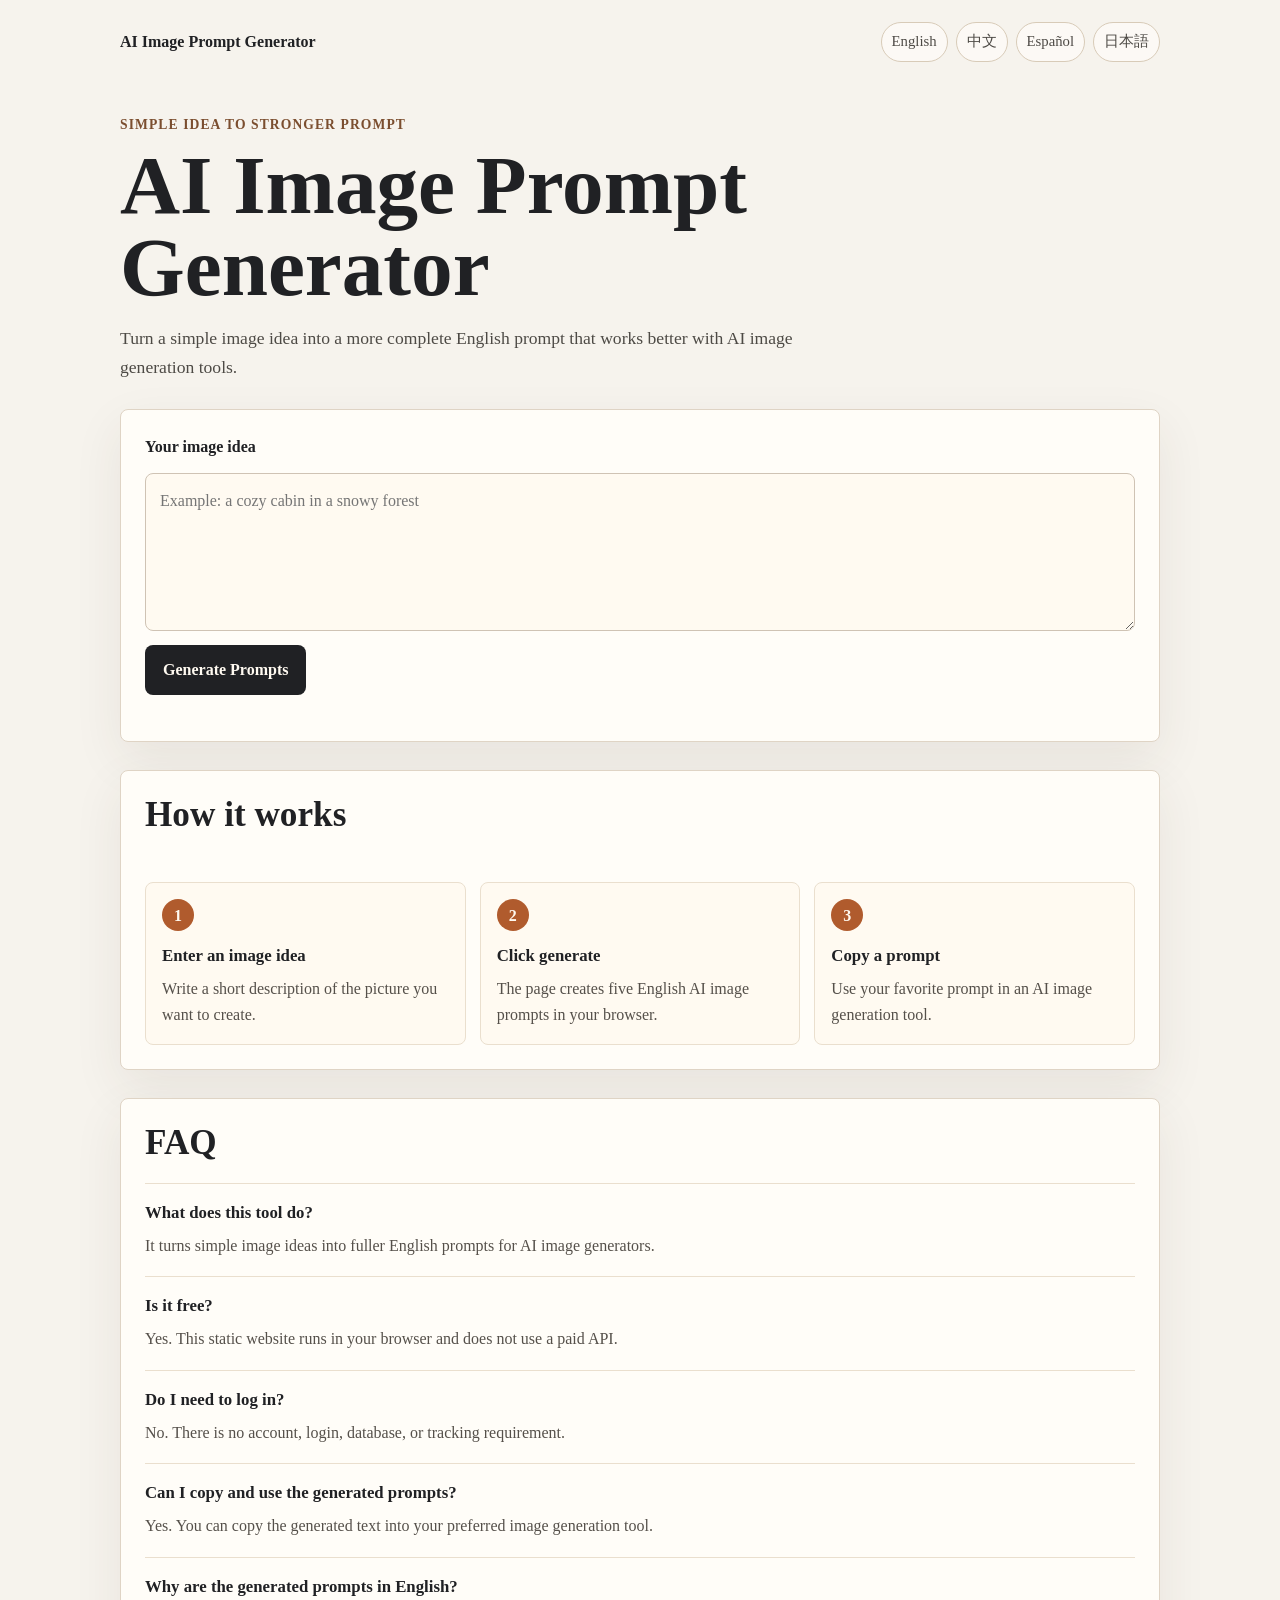
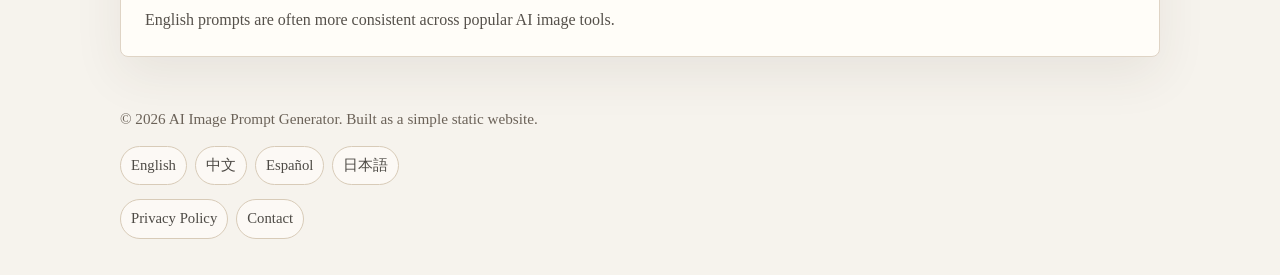
<file: index.html>
<!DOCTYPE html>
<html lang="en">
<head>
  <meta charset="UTF-8">
  <meta name="viewport" content="width=device-width, initial-scale=1.0">
  <title>AI Image Prompt Generator</title>
  <meta name="description" content="AI Image Prompt Generator turns simple image ideas into complete English prompts for AI image generation tools.">
  <link rel="canonical" href="https://ai-image-prompt-generator.zivgzhan.workers.dev/">
  <link rel="alternate" hreflang="en" href="https://ai-image-prompt-generator.zivgzhan.workers.dev/en/">
  <link rel="alternate" hreflang="zh-CN" href="https://ai-image-prompt-generator.zivgzhan.workers.dev/zh/">
  <link rel="alternate" hreflang="es" href="https://ai-image-prompt-generator.zivgzhan.workers.dev/es/">
  <link rel="alternate" hreflang="ja" href="https://ai-image-prompt-generator.zivgzhan.workers.dev/ja/">
  <link rel="alternate" hreflang="x-default" href="https://ai-image-prompt-generator.zivgzhan.workers.dev/">
  <meta property="og:title" content="AI Image Prompt Generator">
  <meta property="og:description" content="Turn simple image ideas into complete English prompts for AI image generation tools.">
  <meta property="og:type" content="website">
  <meta property="og:url" content="https://ai-image-prompt-generator.zivgzhan.workers.dev/">
  <link rel="stylesheet" href="style.css">
  <script type="text/javascript">
    (function(c,l,a,r,i,t,y){
      c[a]=c[a]||function(){(c[a].q=c[a].q||[]).push(arguments)};
      t=l.createElement(r);t.async=1;t.src="https://www.clarity.ms/tag/"+i;
      y=l.getElementsByTagName(r)[0];y.parentNode.insertBefore(t,y);
    })(window, document, "clarity", "script", "ww41xob78q");
  </script>
</head>
<body>
  <div id="language-suggestion" class="language-suggestion" hidden></div>

  <header class="site-header">
    <a class="brand" href="/">AI Image Prompt Generator</a>
    <nav class="language-nav" aria-label="Language switcher">
      <a data-lang-link data-lang="en" href="/en/">English</a>
      <a data-lang-link data-lang="zh" href="/zh/">中文</a>
      <a data-lang-link data-lang="es" href="/es/">Español</a>
      <a data-lang-link data-lang="ja" href="/ja/">日本語</a>
    </nav>
  </header>

  <main class="page">
    <section class="hero" aria-labelledby="page-title">
      <p class="eyebrow">Simple idea to stronger prompt</p>
      <h1 id="page-title">AI Image Prompt Generator</h1>
      <p class="intro">
        Turn a simple image idea into a more complete English prompt that works better
        with AI image generation tools.
      </p>
    </section>

    <section class="generator" aria-label="Prompt generator">
      <label for="idea-input">Your image idea</label>
      <textarea id="idea-input" rows="5" placeholder="Example: a cozy cabin in a snowy forest"></textarea>
      <button id="generate-button" type="button">Generate Prompts</button>
      <!-- Generated prompts and validation messages appear here. -->
      <div id="results" class="results" aria-live="polite"></div>
    </section>

    <section class="how-it-works" aria-labelledby="how-title">
      <h2 id="how-title">How it works</h2>
      <div class="steps">
        <article>
          <span>1</span>
          <h3>Enter an image idea</h3>
          <p>Write a short description of the picture you want to create.</p>
        </article>
        <article>
          <span>2</span>
          <h3>Click generate</h3>
          <p>The page creates five English AI image prompts in your browser.</p>
        </article>
        <article>
          <span>3</span>
          <h3>Copy a prompt</h3>
          <p>Use your favorite prompt in an AI image generation tool.</p>
        </article>
      </div>
    </section>

    <section class="faq" aria-labelledby="faq-title">
      <h2 id="faq-title">FAQ</h2>
      <div class="faq-item">
        <h3>What does this tool do?</h3>
        <p>It turns simple image ideas into fuller English prompts for AI image generators.</p>
      </div>
      <div class="faq-item">
        <h3>Is it free?</h3>
        <p>Yes. This static website runs in your browser and does not use a paid API.</p>
      </div>
      <div class="faq-item">
        <h3>Do I need to log in?</h3>
        <p>No. There is no account, login, database, or tracking requirement.</p>
      </div>
      <div class="faq-item">
        <h3>Can I copy and use the generated prompts?</h3>
        <p>Yes. You can copy the generated text into your preferred image generation tool.</p>
      </div>
      <div class="faq-item">
        <h3>Why are the generated prompts in English?</h3>
        <p>English prompts are often more consistent across popular AI image tools.</p>
      </div>
    </section>
  </main>

  <footer class="footer">
    <p>&copy; 2026 AI Image Prompt Generator. Built as a simple static website.</p>
    <nav class="language-nav" aria-label="Footer language switcher">
      <a data-lang-link data-lang="en" href="/en/">English</a>
      <a data-lang-link data-lang="zh" href="/zh/">中文</a>
      <a data-lang-link data-lang="es" href="/es/">Español</a>
      <a data-lang-link data-lang="ja" href="/ja/">日本語</a>
    </nav>
    <nav class="footer-links" aria-label="Footer links">
      <a href="/privacy/">Privacy Policy</a>
      <a href="/contact/">Contact</a>
    </nav>
  </footer>

  <script src="script.js"></script>
</body>
</html>
</file>
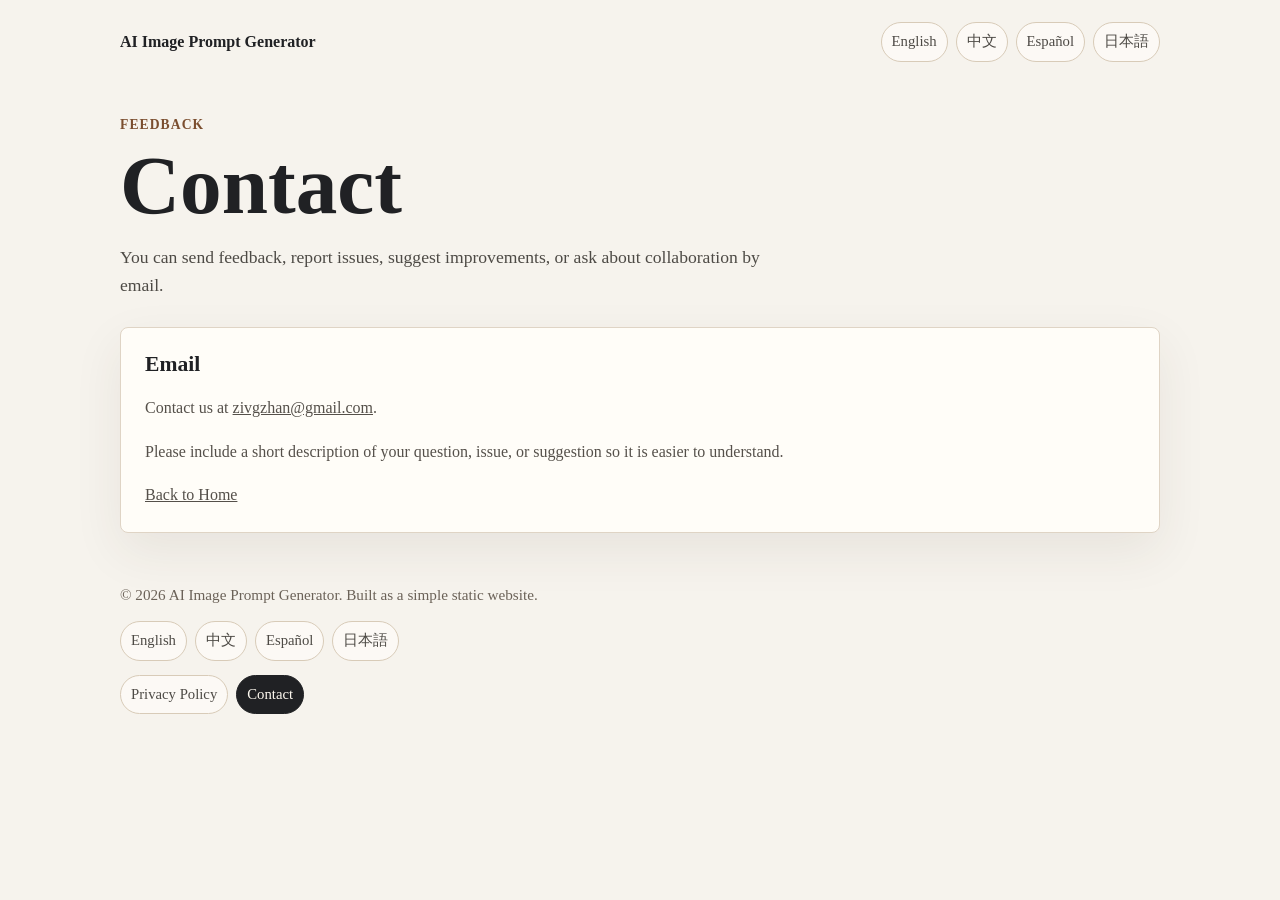
<file: contact/index.html>
<!DOCTYPE html>
<html lang="en">
<head>
  <meta charset="UTF-8">
  <meta name="viewport" content="width=device-width, initial-scale=1.0">
  <title>Contact</title>
  <meta name="description" content="Contact AI Image Prompt Generator for feedback, suggestions, or collaboration.">
  <link rel="canonical" href="https://ai-image-prompt-generator.zivgzhan.workers.dev/contact/">
  <link rel="stylesheet" href="../style.css">
  <script type="text/javascript">
    (function(c,l,a,r,i,t,y){
      c[a]=c[a]||function(){(c[a].q=c[a].q||[]).push(arguments)};
      t=l.createElement(r);t.async=1;t.src="https://www.clarity.ms/tag/"+i;
      y=l.getElementsByTagName(r)[0];y.parentNode.insertBefore(t,y);
    })(window, document, "clarity", "script", "ww41xob78q");
  </script>
</head>
<body>
  <header class="site-header">
    <a class="brand" href="/">AI Image Prompt Generator</a>
    <nav class="language-nav" aria-label="Language switcher">
      <a data-lang-link data-lang="en" href="/en/">English</a>
      <a data-lang-link data-lang="zh" href="/zh/">中文</a>
      <a data-lang-link data-lang="es" href="/es/">Español</a>
      <a data-lang-link data-lang="ja" href="/ja/">日本語</a>
    </nav>
  </header>

  <main class="page">
    <section class="hero" aria-labelledby="page-title">
      <p class="eyebrow">Feedback</p>
      <h1 id="page-title">Contact</h1>
      <p class="intro">
        You can send feedback, report issues, suggest improvements, or ask about collaboration by email.
      </p>
    </section>

    <section class="privacy-content" aria-label="Contact details">
      <h2>Email</h2>
      <p>
        Contact us at <a href="mailto:zivgzhan@gmail.com">zivgzhan@gmail.com</a>.
      </p>
      <p>
        Please include a short description of your question, issue, or suggestion so it is easier to understand.
      </p>
      <p>
        <a href="/">Back to Home</a>
      </p>
    </section>
  </main>

  <footer class="footer">
    <p>&copy; 2026 AI Image Prompt Generator. Built as a simple static website.</p>
    <nav class="language-nav" aria-label="Footer language switcher">
      <a data-lang-link data-lang="en" href="/en/">English</a>
      <a data-lang-link data-lang="zh" href="/zh/">中文</a>
      <a data-lang-link data-lang="es" href="/es/">Español</a>
      <a data-lang-link data-lang="ja" href="/ja/">日本語</a>
    </nav>
    <nav class="footer-links" aria-label="Footer links">
      <a href="/privacy/">Privacy Policy</a>
      <a href="/contact/" aria-current="page">Contact</a>
    </nav>
  </footer>
</body>
</html>
</file>
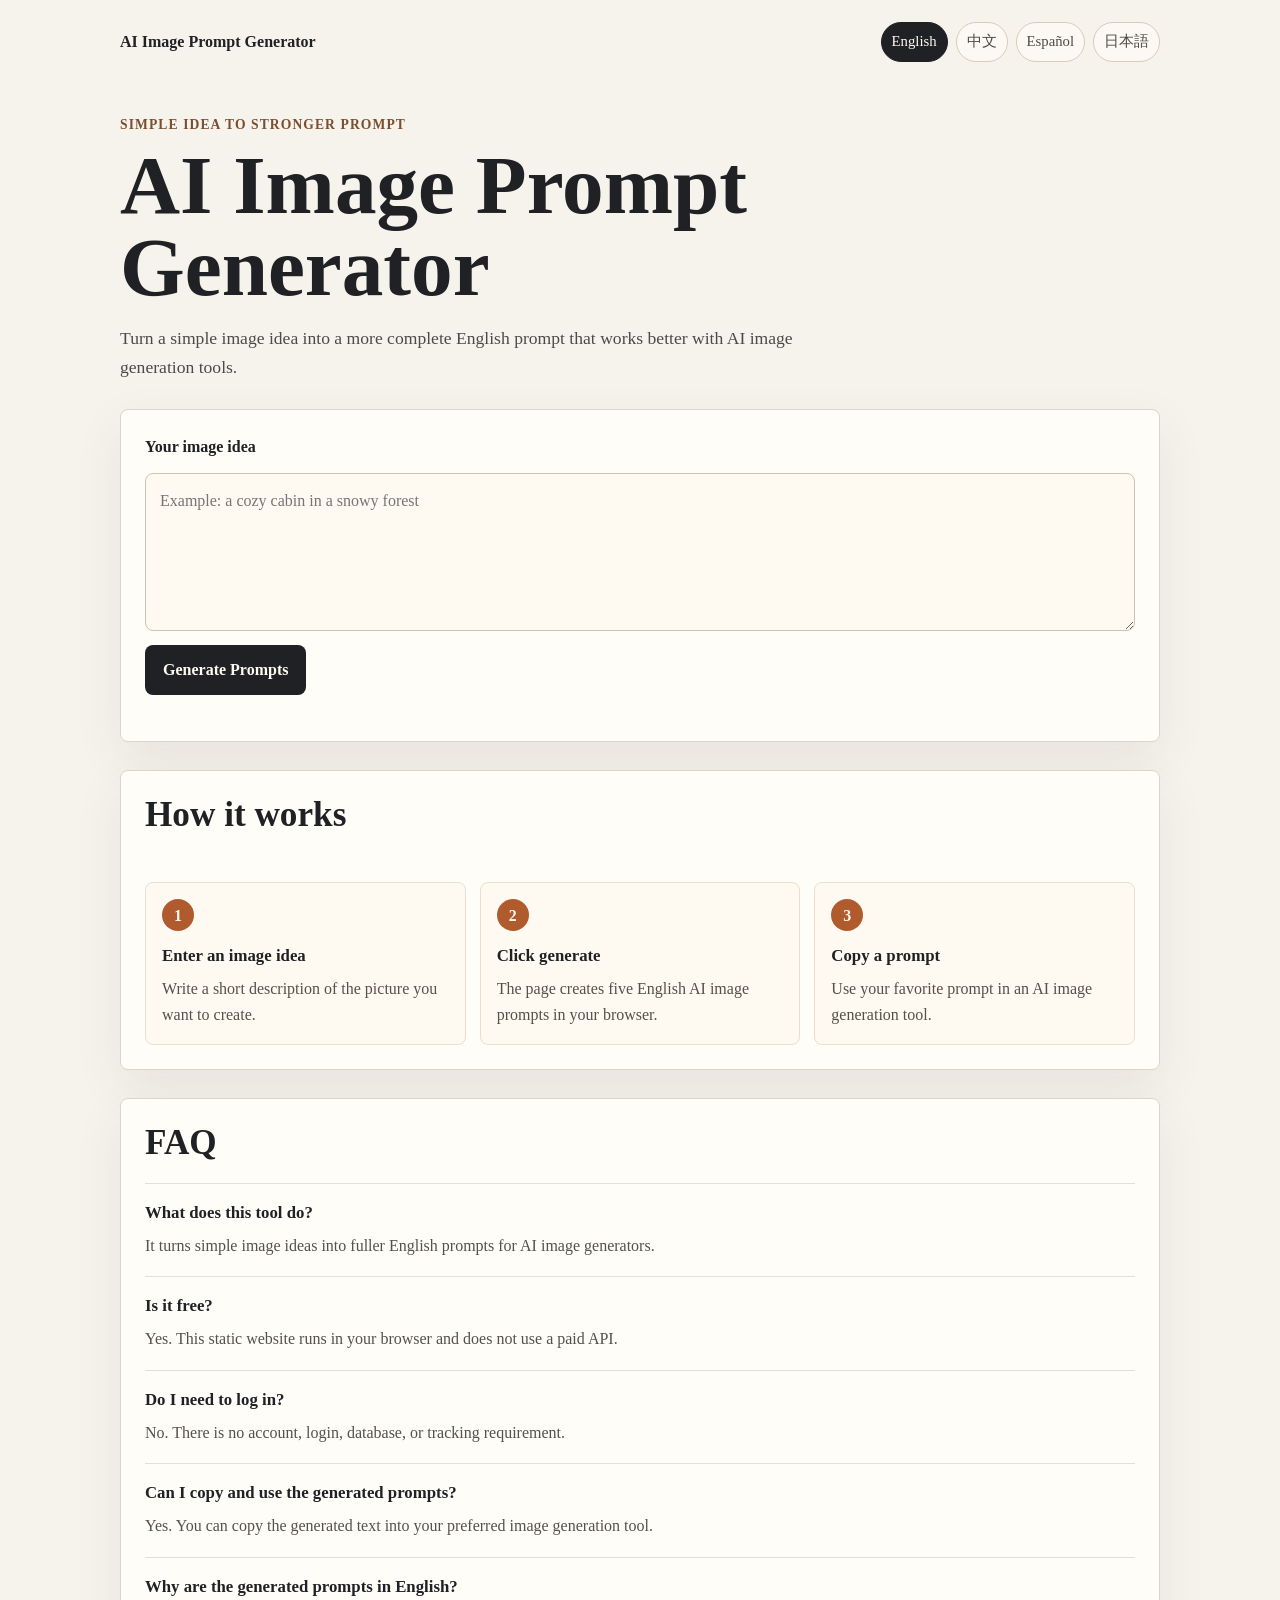
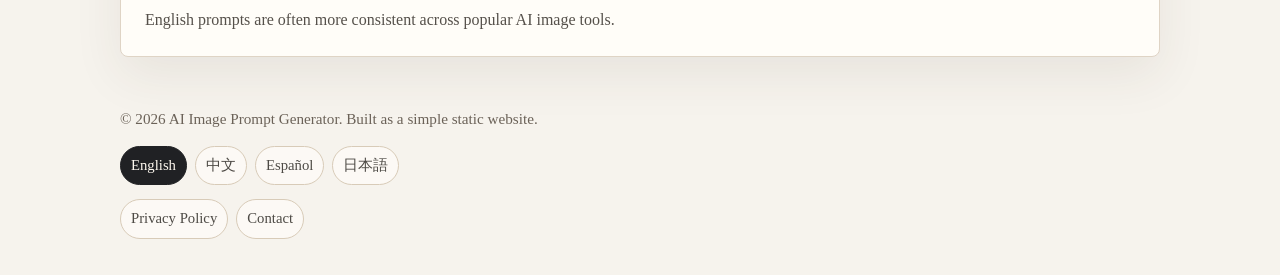
<file: en/index.html>
<!DOCTYPE html>
<html lang="en">
<head>
  <meta charset="UTF-8">
  <meta name="viewport" content="width=device-width, initial-scale=1.0">
  <title>AI Image Prompt Generator</title>
  <meta name="description" content="AI Image Prompt Generator turns simple image ideas into complete English prompts for AI image generation tools.">
  <link rel="canonical" href="https://ai-image-prompt-generator.zivgzhan.workers.dev/en/">
  <link rel="alternate" hreflang="en" href="https://ai-image-prompt-generator.zivgzhan.workers.dev/en/">
  <link rel="alternate" hreflang="zh-CN" href="https://ai-image-prompt-generator.zivgzhan.workers.dev/zh/">
  <link rel="alternate" hreflang="es" href="https://ai-image-prompt-generator.zivgzhan.workers.dev/es/">
  <link rel="alternate" hreflang="ja" href="https://ai-image-prompt-generator.zivgzhan.workers.dev/ja/">
  <link rel="alternate" hreflang="x-default" href="https://ai-image-prompt-generator.zivgzhan.workers.dev/">
  <meta property="og:title" content="AI Image Prompt Generator">
  <meta property="og:description" content="Turn simple image ideas into complete English prompts for AI image generation tools.">
  <meta property="og:type" content="website">
  <meta property="og:url" content="https://ai-image-prompt-generator.zivgzhan.workers.dev/en/">
  <link rel="stylesheet" href="../style.css">
  <script type="text/javascript">
    (function(c,l,a,r,i,t,y){
      c[a]=c[a]||function(){(c[a].q=c[a].q||[]).push(arguments)};
      t=l.createElement(r);t.async=1;t.src="https://www.clarity.ms/tag/"+i;
      y=l.getElementsByTagName(r)[0];y.parentNode.insertBefore(t,y);
    })(window, document, "clarity", "script", "ww41xob78q");
  </script>
</head>
<body>
  <div id="language-suggestion" class="language-suggestion" hidden></div>

  <header class="site-header">
    <a class="brand" href="/en/">AI Image Prompt Generator</a>
    <nav class="language-nav" aria-label="Language switcher">
      <a data-lang-link data-lang="en" href="/en/" aria-current="page">English</a>
      <a data-lang-link data-lang="zh" href="/zh/">中文</a>
      <a data-lang-link data-lang="es" href="/es/">Español</a>
      <a data-lang-link data-lang="ja" href="/ja/">日本語</a>
    </nav>
  </header>

  <main class="page">
    <section class="hero" aria-labelledby="page-title">
      <p class="eyebrow">Simple idea to stronger prompt</p>
      <h1 id="page-title">AI Image Prompt Generator</h1>
      <p class="intro">
        Turn a simple image idea into a more complete English prompt that works better
        with AI image generation tools.
      </p>
    </section>

    <section class="generator" aria-label="Prompt generator">
      <label for="idea-input">Your image idea</label>
      <textarea id="idea-input" rows="5" placeholder="Example: a cozy cabin in a snowy forest"></textarea>
      <button id="generate-button" type="button">Generate Prompts</button>
      <div id="results" class="results" aria-live="polite"></div>
    </section>

    <section class="how-it-works" aria-labelledby="how-title">
      <h2 id="how-title">How it works</h2>
      <div class="steps">
        <article>
          <span>1</span>
          <h3>Enter an image idea</h3>
          <p>Write a short description of the picture you want to create.</p>
        </article>
        <article>
          <span>2</span>
          <h3>Click generate</h3>
          <p>The page creates five English AI image prompts in your browser.</p>
        </article>
        <article>
          <span>3</span>
          <h3>Copy a prompt</h3>
          <p>Use your favorite prompt in an AI image generation tool.</p>
        </article>
      </div>
    </section>

    <section class="faq" aria-labelledby="faq-title">
      <h2 id="faq-title">FAQ</h2>
      <div class="faq-item">
        <h3>What does this tool do?</h3>
        <p>It turns simple image ideas into fuller English prompts for AI image generators.</p>
      </div>
      <div class="faq-item">
        <h3>Is it free?</h3>
        <p>Yes. This static website runs in your browser and does not use a paid API.</p>
      </div>
      <div class="faq-item">
        <h3>Do I need to log in?</h3>
        <p>No. There is no account, login, database, or tracking requirement.</p>
      </div>
      <div class="faq-item">
        <h3>Can I copy and use the generated prompts?</h3>
        <p>Yes. You can copy the generated text into your preferred image generation tool.</p>
      </div>
      <div class="faq-item">
        <h3>Why are the generated prompts in English?</h3>
        <p>English prompts are often more consistent across popular AI image tools.</p>
      </div>
    </section>
  </main>

  <footer class="footer">
    <p>&copy; 2026 AI Image Prompt Generator. Built as a simple static website.</p>
    <nav class="language-nav" aria-label="Footer language switcher">
      <a data-lang-link data-lang="en" href="/en/" aria-current="page">English</a>
      <a data-lang-link data-lang="zh" href="/zh/">中文</a>
      <a data-lang-link data-lang="es" href="/es/">Español</a>
      <a data-lang-link data-lang="ja" href="/ja/">日本語</a>
    </nav>
    <nav class="footer-links" aria-label="Footer links">
      <a href="/privacy/">Privacy Policy</a>
      <a href="/contact/">Contact</a>
    </nav>
  </footer>

  <script src="../script.js"></script>
</body>
</html>
</file>
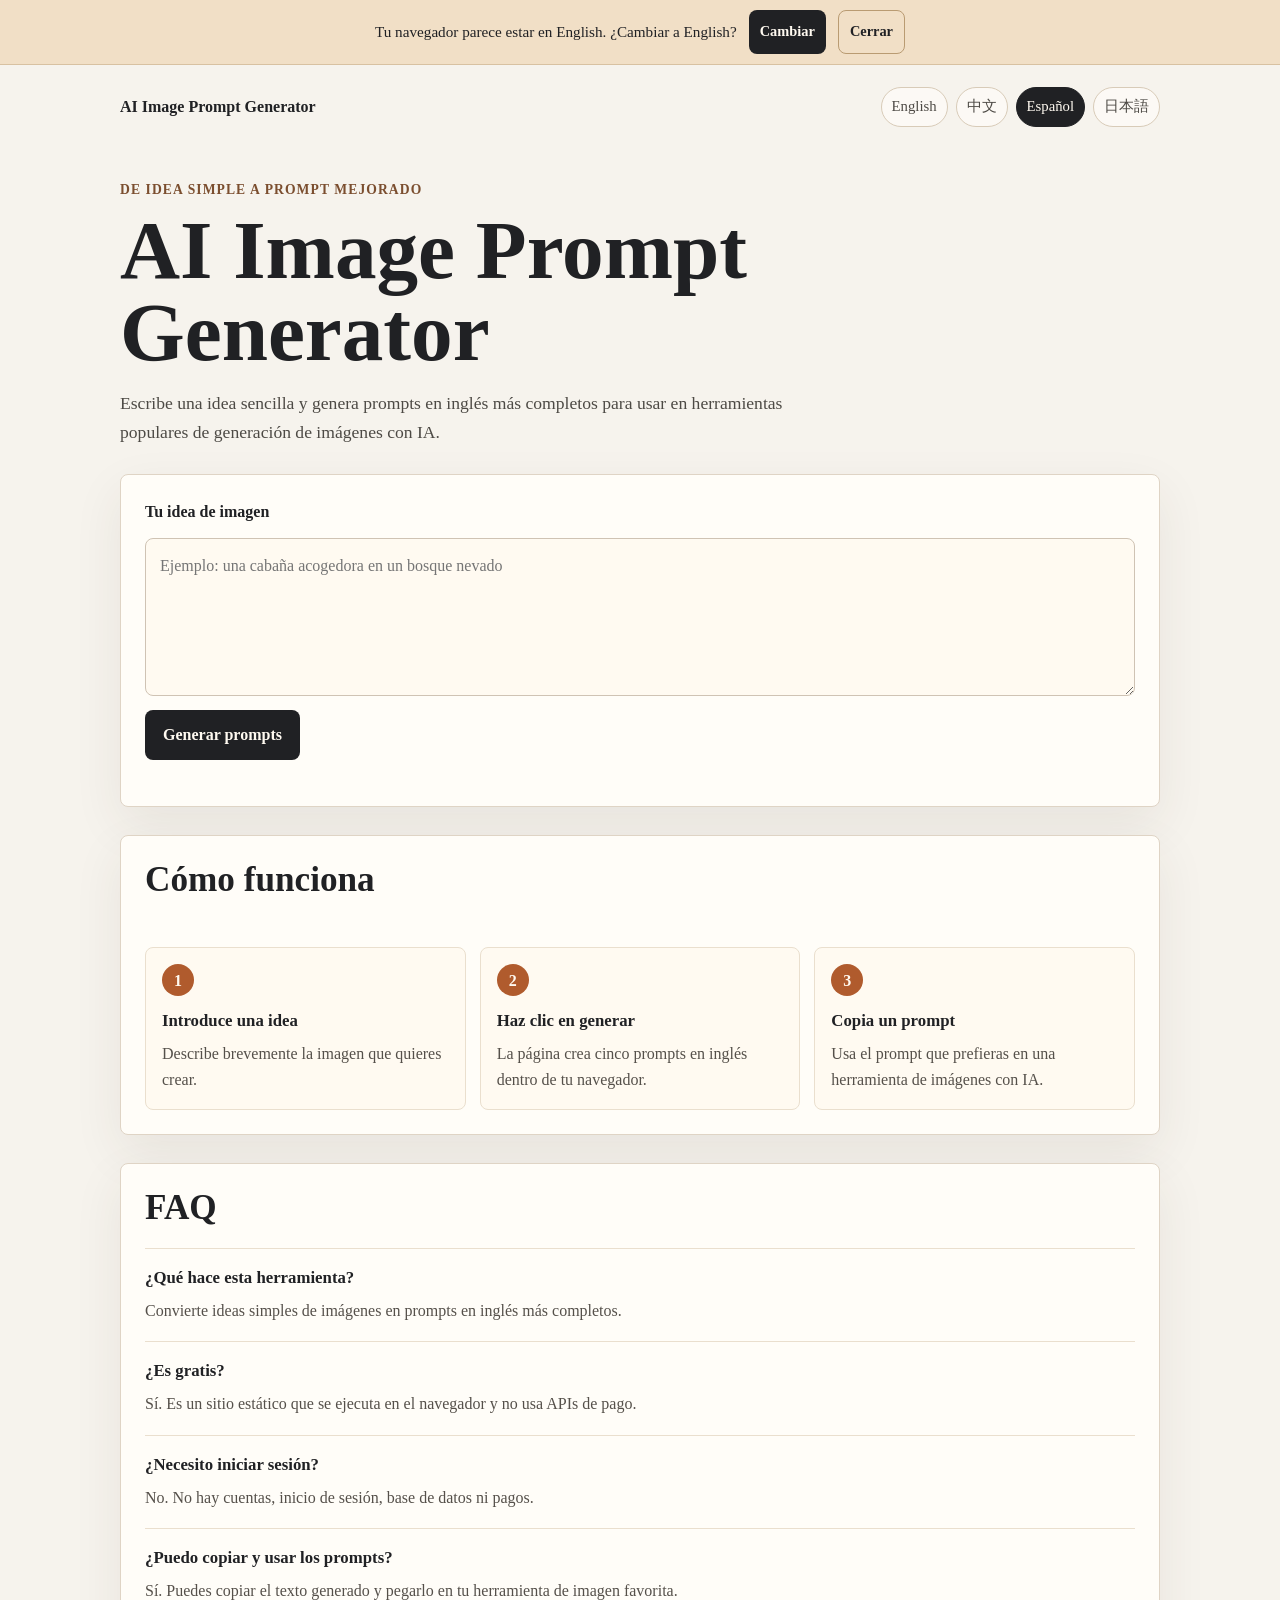
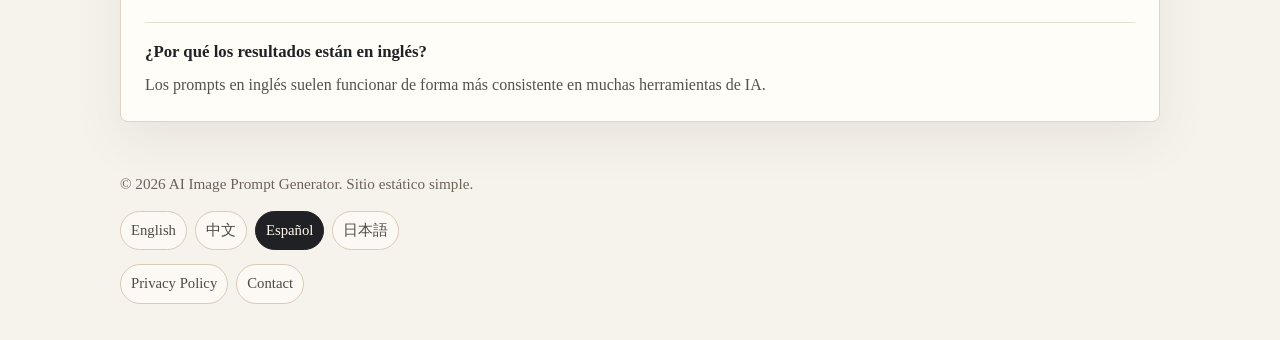
<file: es/index.html>
<!DOCTYPE html>
<html lang="es">
<head>
  <meta charset="UTF-8">
  <meta name="viewport" content="width=device-width, initial-scale=1.0">
  <title>AI Image Prompt Generator - Español</title>
  <meta name="description" content="AI Image Prompt Generator convierte ideas simples de imágenes en prompts en inglés más completos para herramientas de generación de imágenes con IA.">
  <link rel="canonical" href="https://ai-image-prompt-generator.zivgzhan.workers.dev/es/">
  <link rel="alternate" hreflang="en" href="https://ai-image-prompt-generator.zivgzhan.workers.dev/en/">
  <link rel="alternate" hreflang="zh-CN" href="https://ai-image-prompt-generator.zivgzhan.workers.dev/zh/">
  <link rel="alternate" hreflang="es" href="https://ai-image-prompt-generator.zivgzhan.workers.dev/es/">
  <link rel="alternate" hreflang="ja" href="https://ai-image-prompt-generator.zivgzhan.workers.dev/ja/">
  <link rel="alternate" hreflang="x-default" href="https://ai-image-prompt-generator.zivgzhan.workers.dev/">
  <meta property="og:title" content="AI Image Prompt Generator - Español">
  <meta property="og:description" content="Convierte ideas simples en prompts en inglés para herramientas de imágenes con IA.">
  <meta property="og:type" content="website">
  <meta property="og:url" content="https://ai-image-prompt-generator.zivgzhan.workers.dev/es/">
  <link rel="stylesheet" href="../style.css">
  <script type="text/javascript">
    (function(c,l,a,r,i,t,y){
      c[a]=c[a]||function(){(c[a].q=c[a].q||[]).push(arguments)};
      t=l.createElement(r);t.async=1;t.src="https://www.clarity.ms/tag/"+i;
      y=l.getElementsByTagName(r)[0];y.parentNode.insertBefore(t,y);
    })(window, document, "clarity", "script", "ww41xob78q");
  </script>
</head>
<body>
  <div id="language-suggestion" class="language-suggestion" hidden></div>

  <header class="site-header">
    <a class="brand" href="/es/">AI Image Prompt Generator</a>
    <nav class="language-nav" aria-label="Selector de idioma">
      <a data-lang-link data-lang="en" href="/en/">English</a>
      <a data-lang-link data-lang="zh" href="/zh/">中文</a>
      <a data-lang-link data-lang="es" href="/es/" aria-current="page">Español</a>
      <a data-lang-link data-lang="ja" href="/ja/">日本語</a>
    </nav>
  </header>

  <main class="page">
    <section class="hero" aria-labelledby="page-title">
      <p class="eyebrow">De idea simple a prompt mejorado</p>
      <h1 id="page-title">AI Image Prompt Generator</h1>
      <p class="intro">
        Escribe una idea sencilla y genera prompts en inglés más completos para usar
        en herramientas populares de generación de imágenes con IA.
      </p>
    </section>

    <section class="generator" aria-label="Generador de prompts">
      <label for="idea-input">Tu idea de imagen</label>
      <textarea id="idea-input" rows="5" placeholder="Ejemplo: una cabaña acogedora en un bosque nevado"></textarea>
      <button id="generate-button" type="button">Generar prompts</button>
      <div id="results" class="results" aria-live="polite"></div>
    </section>

    <section class="how-it-works" aria-labelledby="how-title">
      <h2 id="how-title">Cómo funciona</h2>
      <div class="steps">
        <article>
          <span>1</span>
          <h3>Introduce una idea</h3>
          <p>Describe brevemente la imagen que quieres crear.</p>
        </article>
        <article>
          <span>2</span>
          <h3>Haz clic en generar</h3>
          <p>La página crea cinco prompts en inglés dentro de tu navegador.</p>
        </article>
        <article>
          <span>3</span>
          <h3>Copia un prompt</h3>
          <p>Usa el prompt que prefieras en una herramienta de imágenes con IA.</p>
        </article>
      </div>
    </section>

    <section class="faq" aria-labelledby="faq-title">
      <h2 id="faq-title">FAQ</h2>
      <div class="faq-item">
        <h3>¿Qué hace esta herramienta?</h3>
        <p>Convierte ideas simples de imágenes en prompts en inglés más completos.</p>
      </div>
      <div class="faq-item">
        <h3>¿Es gratis?</h3>
        <p>Sí. Es un sitio estático que se ejecuta en el navegador y no usa APIs de pago.</p>
      </div>
      <div class="faq-item">
        <h3>¿Necesito iniciar sesión?</h3>
        <p>No. No hay cuentas, inicio de sesión, base de datos ni pagos.</p>
      </div>
      <div class="faq-item">
        <h3>¿Puedo copiar y usar los prompts?</h3>
        <p>Sí. Puedes copiar el texto generado y pegarlo en tu herramienta de imagen favorita.</p>
      </div>
      <div class="faq-item">
        <h3>¿Por qué los resultados están en inglés?</h3>
        <p>Los prompts en inglés suelen funcionar de forma más consistente en muchas herramientas de IA.</p>
      </div>
    </section>
  </main>

  <footer class="footer">
    <p>&copy; 2026 AI Image Prompt Generator. Sitio estático simple.</p>
    <nav class="language-nav" aria-label="Selector de idioma del pie">
      <a data-lang-link data-lang="en" href="/en/">English</a>
      <a data-lang-link data-lang="zh" href="/zh/">中文</a>
      <a data-lang-link data-lang="es" href="/es/" aria-current="page">Español</a>
      <a data-lang-link data-lang="ja" href="/ja/">日本語</a>
    </nav>
    <nav class="footer-links" aria-label="Enlaces del pie">
      <a href="/privacy/">Privacy Policy</a>
      <a href="/contact/">Contact</a>
    </nav>
  </footer>

  <script src="../script.js"></script>
</body>
</html>
</file>
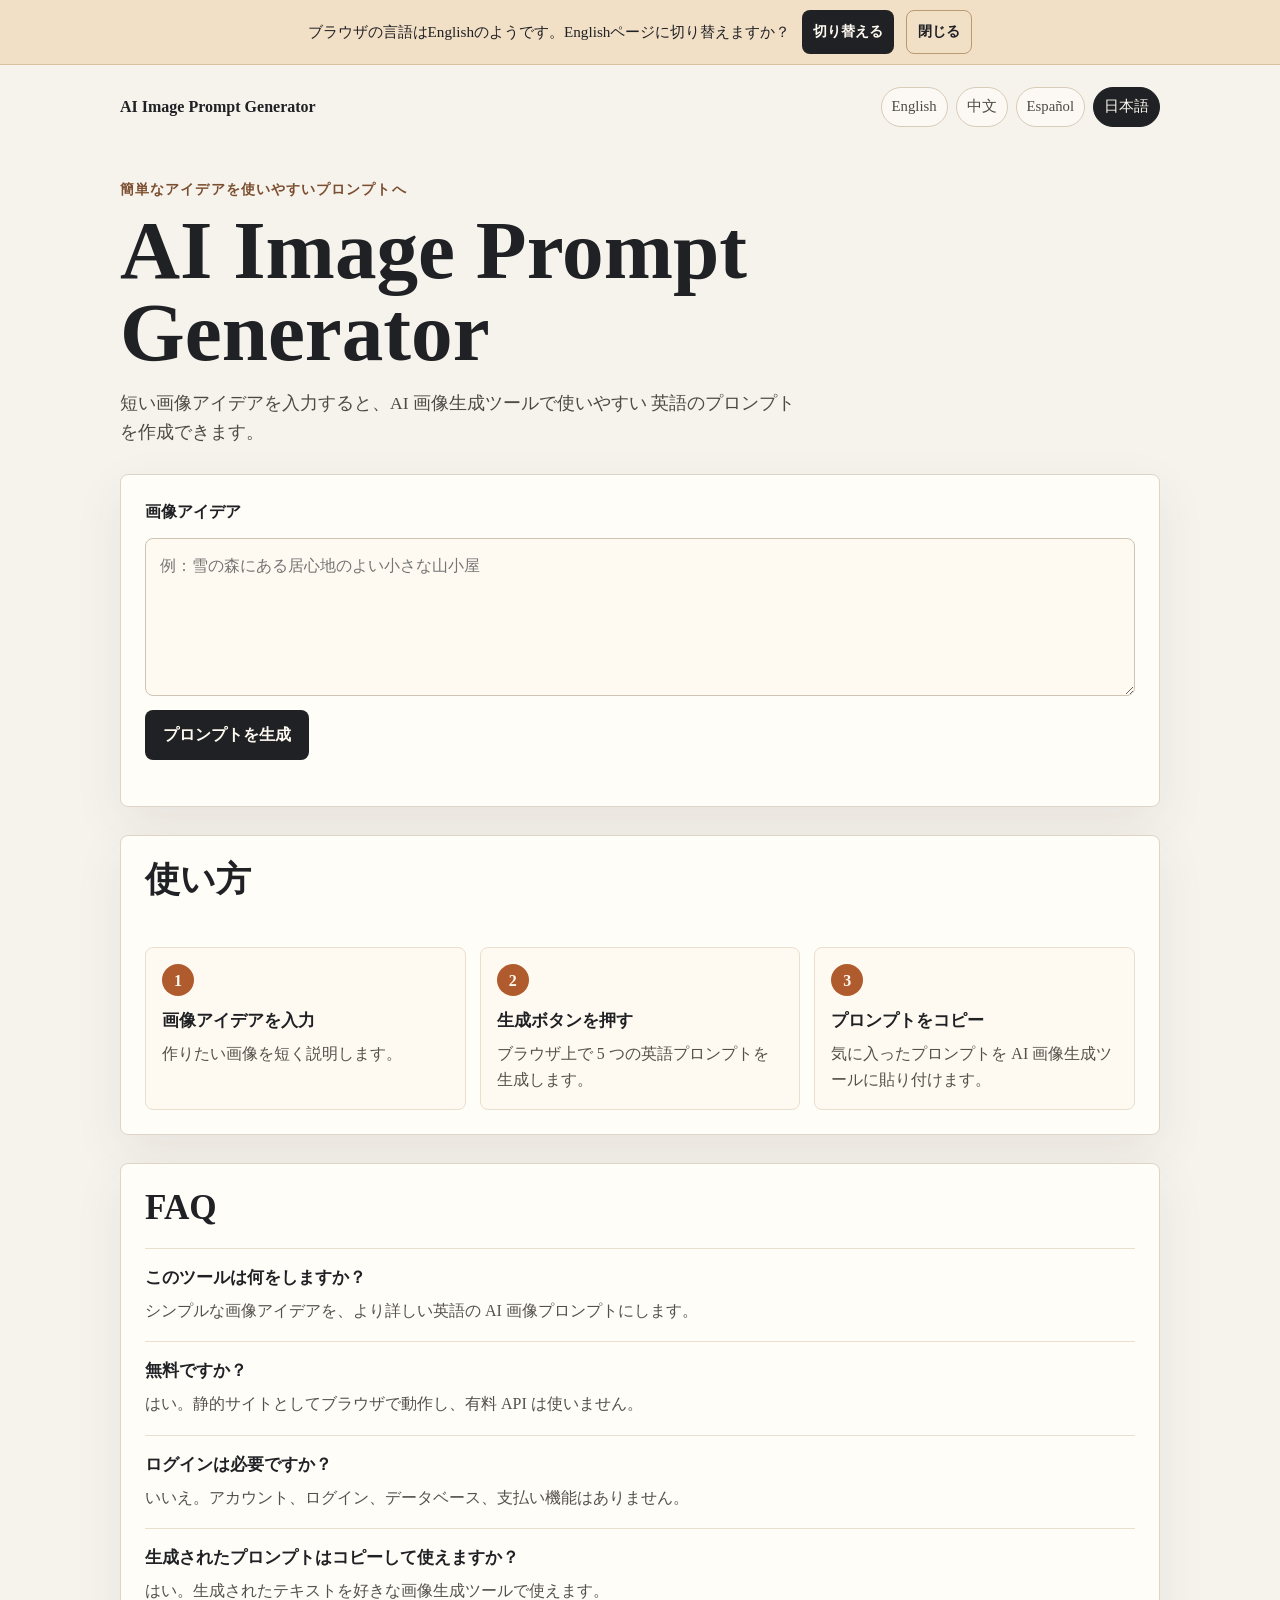
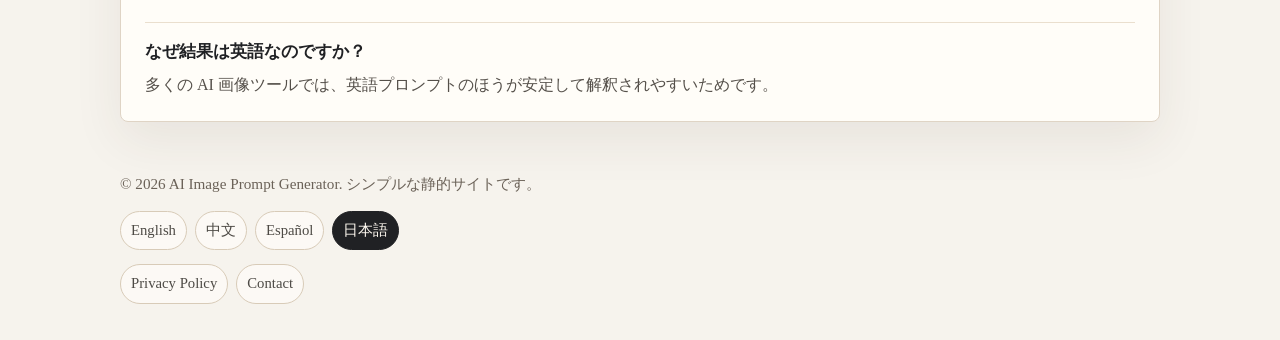
<file: ja/index.html>
<!DOCTYPE html>
<html lang="ja">
<head>
  <meta charset="UTF-8">
  <meta name="viewport" content="width=device-width, initial-scale=1.0">
  <title>AI Image Prompt Generator - 日本語</title>
  <meta name="description" content="AI Image Prompt Generator は、シンプルな画像アイデアを AI 画像生成ツール向けの英語プロンプトに整えます。">
  <link rel="canonical" href="https://ai-image-prompt-generator.zivgzhan.workers.dev/ja/">
  <link rel="alternate" hreflang="en" href="https://ai-image-prompt-generator.zivgzhan.workers.dev/en/">
  <link rel="alternate" hreflang="zh-CN" href="https://ai-image-prompt-generator.zivgzhan.workers.dev/zh/">
  <link rel="alternate" hreflang="es" href="https://ai-image-prompt-generator.zivgzhan.workers.dev/es/">
  <link rel="alternate" hreflang="ja" href="https://ai-image-prompt-generator.zivgzhan.workers.dev/ja/">
  <link rel="alternate" hreflang="x-default" href="https://ai-image-prompt-generator.zivgzhan.workers.dev/">
  <meta property="og:title" content="AI Image Prompt Generator - 日本語">
  <meta property="og:description" content="シンプルな画像アイデアを、AI 画像生成ツール向けの英語プロンプトに変換します。">
  <meta property="og:type" content="website">
  <meta property="og:url" content="https://ai-image-prompt-generator.zivgzhan.workers.dev/ja/">
  <link rel="stylesheet" href="../style.css">
  <script type="text/javascript">
    (function(c,l,a,r,i,t,y){
      c[a]=c[a]||function(){(c[a].q=c[a].q||[]).push(arguments)};
      t=l.createElement(r);t.async=1;t.src="https://www.clarity.ms/tag/"+i;
      y=l.getElementsByTagName(r)[0];y.parentNode.insertBefore(t,y);
    })(window, document, "clarity", "script", "ww41xob78q");
  </script>
</head>
<body>
  <div id="language-suggestion" class="language-suggestion" hidden></div>

  <header class="site-header">
    <a class="brand" href="/ja/">AI Image Prompt Generator</a>
    <nav class="language-nav" aria-label="言語切り替え">
      <a data-lang-link data-lang="en" href="/en/">English</a>
      <a data-lang-link data-lang="zh" href="/zh/">中文</a>
      <a data-lang-link data-lang="es" href="/es/">Español</a>
      <a data-lang-link data-lang="ja" href="/ja/" aria-current="page">日本語</a>
    </nav>
  </header>

  <main class="page">
    <section class="hero" aria-labelledby="page-title">
      <p class="eyebrow">簡単なアイデアを使いやすいプロンプトへ</p>
      <h1 id="page-title">AI Image Prompt Generator</h1>
      <p class="intro">
        短い画像アイデアを入力すると、AI 画像生成ツールで使いやすい
        英語のプロンプトを作成できます。
      </p>
    </section>

    <section class="generator" aria-label="プロンプト生成ツール">
      <label for="idea-input">画像アイデア</label>
      <textarea id="idea-input" rows="5" placeholder="例：雪の森にある居心地のよい小さな山小屋"></textarea>
      <button id="generate-button" type="button">プロンプトを生成</button>
      <div id="results" class="results" aria-live="polite"></div>
    </section>

    <section class="how-it-works" aria-labelledby="how-title">
      <h2 id="how-title">使い方</h2>
      <div class="steps">
        <article>
          <span>1</span>
          <h3>画像アイデアを入力</h3>
          <p>作りたい画像を短く説明します。</p>
        </article>
        <article>
          <span>2</span>
          <h3>生成ボタンを押す</h3>
          <p>ブラウザ上で 5 つの英語プロンプトを生成します。</p>
        </article>
        <article>
          <span>3</span>
          <h3>プロンプトをコピー</h3>
          <p>気に入ったプロンプトを AI 画像生成ツールに貼り付けます。</p>
        </article>
      </div>
    </section>

    <section class="faq" aria-labelledby="faq-title">
      <h2 id="faq-title">FAQ</h2>
      <div class="faq-item">
        <h3>このツールは何をしますか？</h3>
        <p>シンプルな画像アイデアを、より詳しい英語の AI 画像プロンプトにします。</p>
      </div>
      <div class="faq-item">
        <h3>無料ですか？</h3>
        <p>はい。静的サイトとしてブラウザで動作し、有料 API は使いません。</p>
      </div>
      <div class="faq-item">
        <h3>ログインは必要ですか？</h3>
        <p>いいえ。アカウント、ログイン、データベース、支払い機能はありません。</p>
      </div>
      <div class="faq-item">
        <h3>生成されたプロンプトはコピーして使えますか？</h3>
        <p>はい。生成されたテキストを好きな画像生成ツールで使えます。</p>
      </div>
      <div class="faq-item">
        <h3>なぜ結果は英語なのですか？</h3>
        <p>多くの AI 画像ツールでは、英語プロンプトのほうが安定して解釈されやすいためです。</p>
      </div>
    </section>
  </main>

  <footer class="footer">
    <p>&copy; 2026 AI Image Prompt Generator. シンプルな静的サイトです。</p>
    <nav class="language-nav" aria-label="フッター言語切り替え">
      <a data-lang-link data-lang="en" href="/en/">English</a>
      <a data-lang-link data-lang="zh" href="/zh/">中文</a>
      <a data-lang-link data-lang="es" href="/es/">Español</a>
      <a data-lang-link data-lang="ja" href="/ja/" aria-current="page">日本語</a>
    </nav>
    <nav class="footer-links" aria-label="フッターリンク">
      <a href="/privacy/">Privacy Policy</a>
      <a href="/contact/">Contact</a>
    </nav>
  </footer>

  <script src="../script.js"></script>
</body>
</html>
</file>
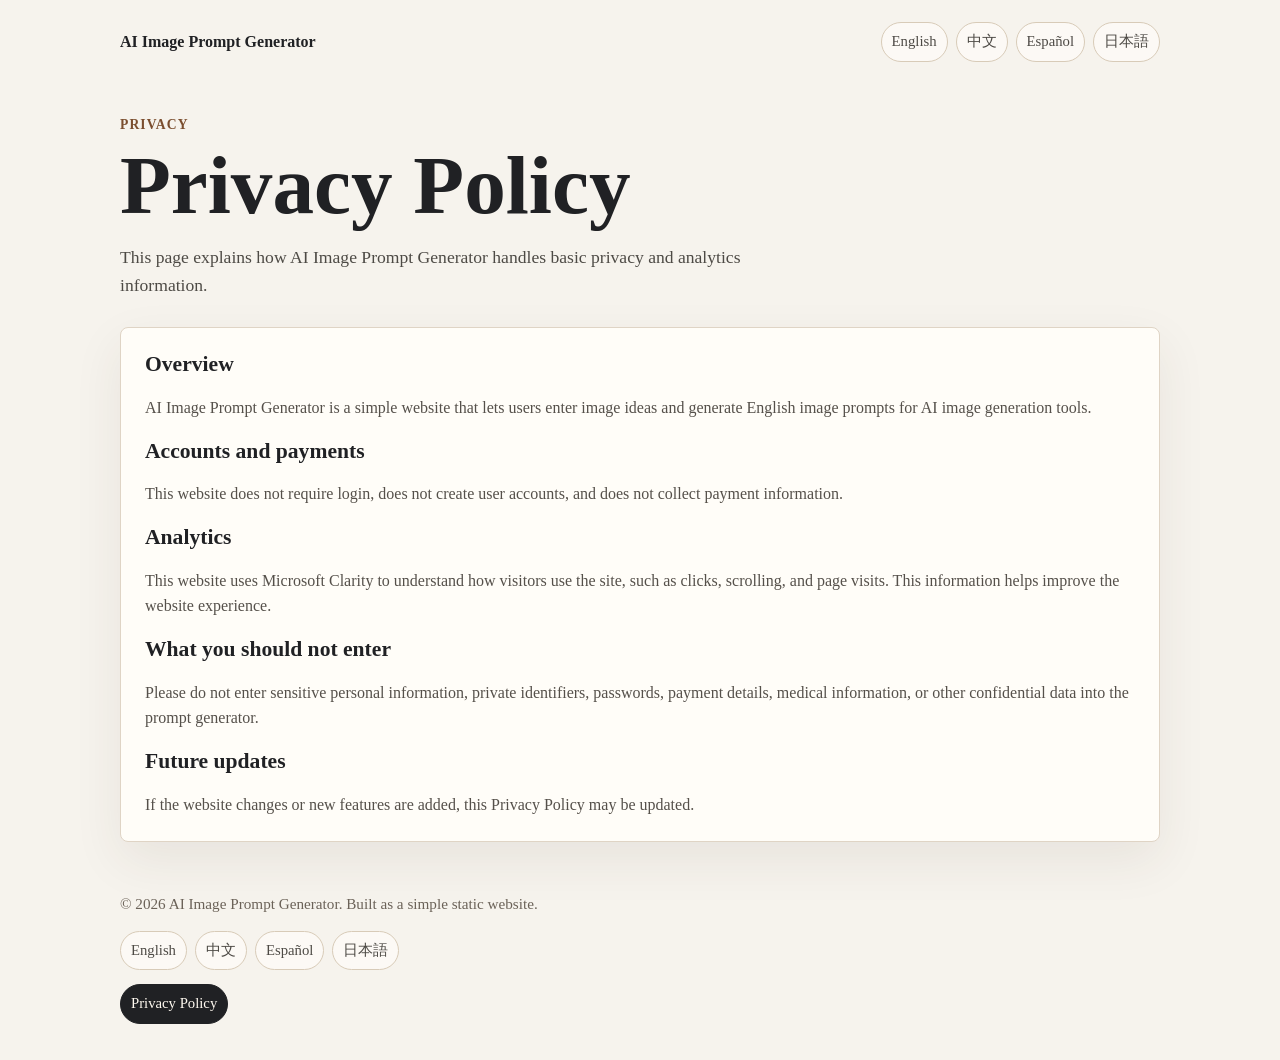
<file: privacy/index.html>
<!DOCTYPE html>
<html lang="en">
<head>
  <meta charset="UTF-8">
  <meta name="viewport" content="width=device-width, initial-scale=1.0">
  <title>Privacy Policy</title>
  <meta name="description" content="Privacy Policy for AI Image Prompt Generator.">
  <link rel="canonical" href="https://ai-image-prompt-generator.zivgzhan.workers.dev/privacy/">
  <link rel="stylesheet" href="../style.css">
  <script type="text/javascript">
    (function(c,l,a,r,i,t,y){
      c[a]=c[a]||function(){(c[a].q=c[a].q||[]).push(arguments)};
      t=l.createElement(r);t.async=1;t.src="https://www.clarity.ms/tag/"+i;
      y=l.getElementsByTagName(r)[0];y.parentNode.insertBefore(t,y);
    })(window, document, "clarity", "script", "ww41xob78q");
  </script>
</head>
<body>
  <header class="site-header">
    <a class="brand" href="/">AI Image Prompt Generator</a>
    <nav class="language-nav" aria-label="Language switcher">
      <a data-lang-link data-lang="en" href="/en/">English</a>
      <a data-lang-link data-lang="zh" href="/zh/">中文</a>
      <a data-lang-link data-lang="es" href="/es/">Español</a>
      <a data-lang-link data-lang="ja" href="/ja/">日本語</a>
    </nav>
  </header>

  <main class="page">
    <section class="hero" aria-labelledby="page-title">
      <p class="eyebrow">Privacy</p>
      <h1 id="page-title">Privacy Policy</h1>
      <p class="intro">
        This page explains how AI Image Prompt Generator handles basic privacy and analytics information.
      </p>
    </section>

    <section class="privacy-content" aria-label="Privacy Policy details">
      <h2>Overview</h2>
      <p>
        AI Image Prompt Generator is a simple website that lets users enter image ideas and generate
        English image prompts for AI image generation tools.
      </p>

      <h2>Accounts and payments</h2>
      <p>
        This website does not require login, does not create user accounts, and does not collect payment information.
      </p>

      <h2>Analytics</h2>
      <p>
        This website uses Microsoft Clarity to understand how visitors use the site, such as clicks,
        scrolling, and page visits. This information helps improve the website experience.
      </p>

      <h2>What you should not enter</h2>
      <p>
        Please do not enter sensitive personal information, private identifiers, passwords, payment details,
        medical information, or other confidential data into the prompt generator.
      </p>

      <h2>Future updates</h2>
      <p>
        If the website changes or new features are added, this Privacy Policy may be updated.
      </p>
    </section>
  </main>

  <footer class="footer">
    <p>&copy; 2026 AI Image Prompt Generator. Built as a simple static website.</p>
    <nav class="language-nav" aria-label="Footer language switcher">
      <a data-lang-link data-lang="en" href="/en/">English</a>
      <a data-lang-link data-lang="zh" href="/zh/">中文</a>
      <a data-lang-link data-lang="es" href="/es/">Español</a>
      <a data-lang-link data-lang="ja" href="/ja/">日本語</a>
    </nav>
    <nav class="footer-links" aria-label="Footer links">
      <a href="/privacy/" aria-current="page">Privacy Policy</a>
    </nav>
  </footer>
</body>
</html>
</file>
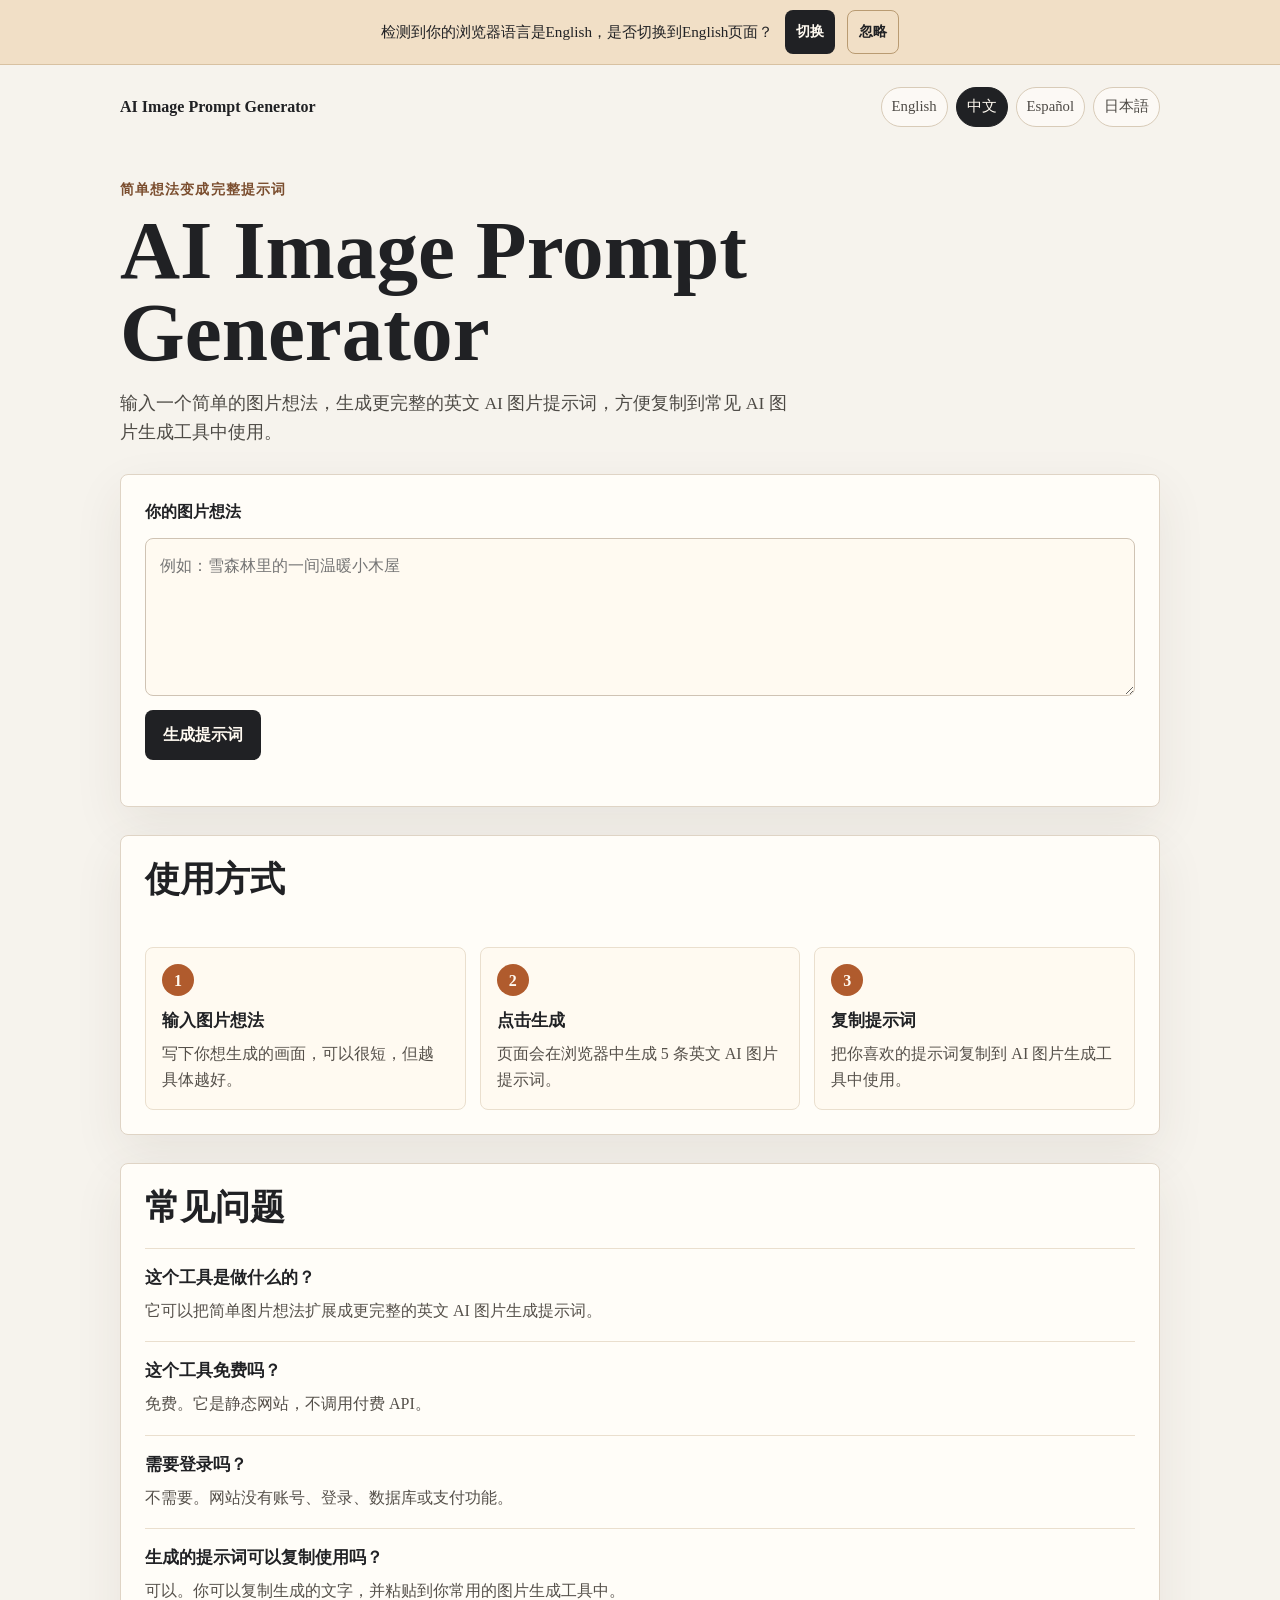
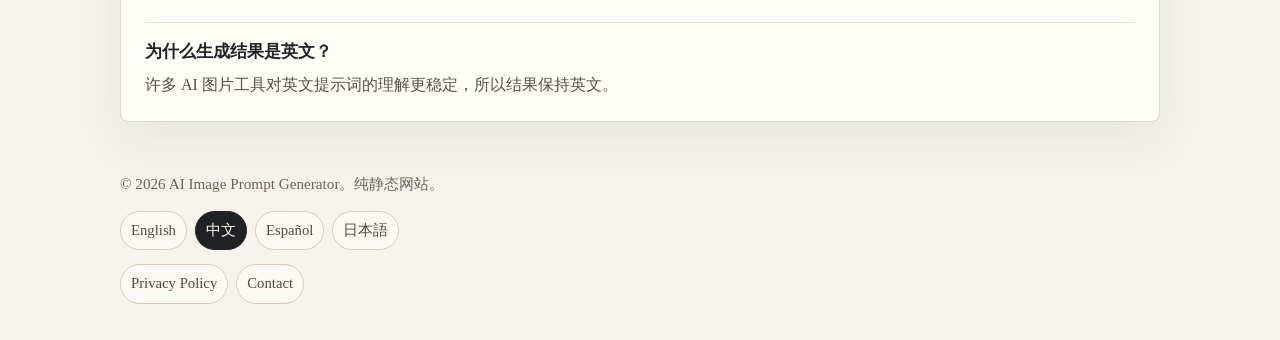
<file: zh/index.html>
<!DOCTYPE html>
<html lang="zh-CN">
<head>
  <meta charset="UTF-8">
  <meta name="viewport" content="width=device-width, initial-scale=1.0">
  <title>AI Image Prompt Generator - 中文版</title>
  <meta name="description" content="AI Image Prompt Generator 可以把简单的图片想法转换成更完整、更适合 AI 图片生成工具使用的英文提示词。">
  <link rel="canonical" href="https://ai-image-prompt-generator.zivgzhan.workers.dev/zh/">
  <link rel="alternate" hreflang="en" href="https://ai-image-prompt-generator.zivgzhan.workers.dev/en/">
  <link rel="alternate" hreflang="zh-CN" href="https://ai-image-prompt-generator.zivgzhan.workers.dev/zh/">
  <link rel="alternate" hreflang="es" href="https://ai-image-prompt-generator.zivgzhan.workers.dev/es/">
  <link rel="alternate" hreflang="ja" href="https://ai-image-prompt-generator.zivgzhan.workers.dev/ja/">
  <link rel="alternate" hreflang="x-default" href="https://ai-image-prompt-generator.zivgzhan.workers.dev/">
  <meta property="og:title" content="AI Image Prompt Generator - 中文版">
  <meta property="og:description" content="把简单图片想法转换成适合 AI 图片生成工具使用的英文提示词。">
  <meta property="og:type" content="website">
  <meta property="og:url" content="https://ai-image-prompt-generator.zivgzhan.workers.dev/zh/">
  <link rel="stylesheet" href="../style.css">
  <script type="text/javascript">
    (function(c,l,a,r,i,t,y){
      c[a]=c[a]||function(){(c[a].q=c[a].q||[]).push(arguments)};
      t=l.createElement(r);t.async=1;t.src="https://www.clarity.ms/tag/"+i;
      y=l.getElementsByTagName(r)[0];y.parentNode.insertBefore(t,y);
    })(window, document, "clarity", "script", "ww41xob78q");
  </script>
</head>
<body>
  <div id="language-suggestion" class="language-suggestion" hidden></div>

  <header class="site-header">
    <a class="brand" href="/zh/">AI Image Prompt Generator</a>
    <nav class="language-nav" aria-label="语言切换">
      <a data-lang-link data-lang="en" href="/en/">English</a>
      <a data-lang-link data-lang="zh" href="/zh/" aria-current="page">中文</a>
      <a data-lang-link data-lang="es" href="/es/">Español</a>
      <a data-lang-link data-lang="ja" href="/ja/">日本語</a>
    </nav>
  </header>

  <main class="page">
    <section class="hero" aria-labelledby="page-title">
      <p class="eyebrow">简单想法变成完整提示词</p>
      <h1 id="page-title">AI Image Prompt Generator</h1>
      <p class="intro">
        输入一个简单的图片想法，生成更完整的英文 AI 图片提示词，方便复制到常见 AI 图片生成工具中使用。
      </p>
    </section>

    <section class="generator" aria-label="提示词生成器">
      <label for="idea-input">你的图片想法</label>
      <textarea id="idea-input" rows="5" placeholder="例如：雪森林里的一间温暖小木屋"></textarea>
      <button id="generate-button" type="button">生成提示词</button>
      <div id="results" class="results" aria-live="polite"></div>
    </section>

    <section class="how-it-works" aria-labelledby="how-title">
      <h2 id="how-title">使用方式</h2>
      <div class="steps">
        <article>
          <span>1</span>
          <h3>输入图片想法</h3>
          <p>写下你想生成的画面，可以很短，但越具体越好。</p>
        </article>
        <article>
          <span>2</span>
          <h3>点击生成</h3>
          <p>页面会在浏览器中生成 5 条英文 AI 图片提示词。</p>
        </article>
        <article>
          <span>3</span>
          <h3>复制提示词</h3>
          <p>把你喜欢的提示词复制到 AI 图片生成工具中使用。</p>
        </article>
      </div>
    </section>

    <section class="faq" aria-labelledby="faq-title">
      <h2 id="faq-title">常见问题</h2>
      <div class="faq-item">
        <h3>这个工具是做什么的？</h3>
        <p>它可以把简单图片想法扩展成更完整的英文 AI 图片生成提示词。</p>
      </div>
      <div class="faq-item">
        <h3>这个工具免费吗？</h3>
        <p>免费。它是静态网站，不调用付费 API。</p>
      </div>
      <div class="faq-item">
        <h3>需要登录吗？</h3>
        <p>不需要。网站没有账号、登录、数据库或支付功能。</p>
      </div>
      <div class="faq-item">
        <h3>生成的提示词可以复制使用吗？</h3>
        <p>可以。你可以复制生成的文字，并粘贴到你常用的图片生成工具中。</p>
      </div>
      <div class="faq-item">
        <h3>为什么生成结果是英文？</h3>
        <p>许多 AI 图片工具对英文提示词的理解更稳定，所以结果保持英文。</p>
      </div>
    </section>
  </main>

  <footer class="footer">
    <p>&copy; 2026 AI Image Prompt Generator。纯静态网站。</p>
    <nav class="language-nav" aria-label="页脚语言切换">
      <a data-lang-link data-lang="en" href="/en/">English</a>
      <a data-lang-link data-lang="zh" href="/zh/" aria-current="page">中文</a>
      <a data-lang-link data-lang="es" href="/es/">Español</a>
      <a data-lang-link data-lang="ja" href="/ja/">日本語</a>
    </nav>
    <nav class="footer-links" aria-label="页脚链接">
      <a href="/privacy/">Privacy Policy</a>
      <a href="/contact/">Contact</a>
    </nav>
  </footer>

  <script src="../script.js"></script>
</body>
</html>
</file>
<file: style.css>
/* Basic reset keeps sizing predictable for beginners. */
* {
  box-sizing: border-box;
}

html {
  overflow-x: hidden;
}

body {
  margin: 0;
  overflow-x: hidden;
  color: #202124;
  background: #f6f3ed;
  font-family: Georgia, "Times New Roman", serif;
  line-height: 1.6;
}

a {
  color: inherit;
}

.language-suggestion {
  display: flex;
  align-items: center;
  justify-content: center;
  gap: 12px;
  padding: 10px 16px;
  color: #202124;
  background: #f1dfc6;
  border-bottom: 1px solid #d8c1a1;
  font-size: 0.95rem;
  text-align: center;
}

.language-suggestion[hidden] {
  display: none;
}

.language-suggestion button {
  width: auto;
  padding: 7px 11px;
  font-size: 0.9rem;
}

.language-suggestion .quiet-button {
  color: #202124;
  background: transparent;
  border: 1px solid #b99b72;
}

.site-header,
.footer {
  width: min(1040px, calc(100% - 32px));
  margin: 0 auto;
}

.site-header {
  display: flex;
  align-items: center;
  justify-content: space-between;
  gap: 18px;
  padding: 22px 0 10px;
}

.brand {
  font-weight: 700;
  text-decoration: none;
}

.language-nav,
.footer-links {
  display: flex;
  flex-wrap: wrap;
  gap: 8px;
}

.language-nav a,
.footer-links a {
  min-height: 36px;
  padding: 7px 10px;
  border: 1px solid #d8cbb8;
  border-radius: 999px;
  color: #4d4a45;
  background: rgba(255, 253, 248, 0.72);
  font-size: 0.92rem;
  text-decoration: none;
}

.language-nav a:hover,
.language-nav a[aria-current="page"],
.footer-links a:hover,
.footer-links a[aria-current="page"] {
  color: #fffaf1;
  border-color: #202124;
  background: #202124;
}

.page {
  width: min(1040px, calc(100% - 32px));
  margin: 0 auto;
  padding: 42px 0 32px;
}

.hero {
  margin-bottom: 28px;
}

.eyebrow {
  margin: 0 0 10px;
  color: #7b4e2f;
  font-size: 0.85rem;
  font-weight: 700;
  letter-spacing: 0.08em;
  text-transform: uppercase;
}

h1,
h2,
h3,
p {
  margin-top: 0;
}

h1 {
  max-width: 850px;
  margin-bottom: 16px;
  font-size: clamp(2.25rem, 8vw, 5.2rem);
  line-height: 0.98;
}

h2 {
  font-size: clamp(1.55rem, 4vw, 2.2rem);
  line-height: 1.15;
}

.intro {
  max-width: 680px;
  margin-bottom: 0;
  color: #4d4a45;
  font-size: 1.1rem;
}

.generator,
.how-it-works,
.faq,
.privacy-content {
  border: 1px solid #dfd4c5;
  border-radius: 8px;
  background: #fffdf8;
  box-shadow: 0 18px 50px rgba(64, 48, 32, 0.08);
}

.generator {
  display: grid;
  gap: 14px;
  padding: 24px;
}

label {
  font-weight: 700;
}

textarea {
  width: 100%;
  min-height: 130px;
  padding: 14px;
  resize: vertical;
  color: #202124;
  border: 1px solid #cfc3b4;
  border-radius: 8px;
  background: #fffaf1;
  font: inherit;
}

textarea:focus {
  outline: 3px solid rgba(176, 91, 45, 0.22);
  border-color: #9b522b;
}

button {
  width: fit-content;
  min-height: 44px;
  padding: 12px 18px;
  color: #fffaf1;
  border: 0;
  border-radius: 8px;
  background: #202124;
  font: inherit;
  font-weight: 700;
  cursor: pointer;
}

button:hover {
  background: #7b4e2f;
}

.results {
  display: grid;
  gap: 12px;
  margin-top: 8px;
}

.prompt-card {
  padding: 14px;
  overflow-wrap: anywhere;
  border-left: 4px solid #b05b2d;
  border-radius: 6px;
  background: #f7efe4;
}

.prompt-card strong {
  display: block;
  margin-bottom: 4px;
}

.prompt-card p {
  margin-bottom: 0;
}

.error-card {
  border-left-color: #b83b3b;
  background: #fff0ed;
}

.how-it-works,
.faq,
.privacy-content {
  display: grid;
  gap: 18px;
  margin-top: 28px;
  padding: 24px;
}

.steps {
  display: grid;
  grid-template-columns: repeat(3, minmax(0, 1fr));
  gap: 14px;
}

.steps article {
  padding: 16px;
  border: 1px solid #eadfce;
  border-radius: 8px;
  background: #fffaf1;
}

.steps span {
  display: inline-grid;
  width: 32px;
  height: 32px;
  margin-bottom: 12px;
  place-items: center;
  border-radius: 999px;
  color: #fffaf1;
  background: #b05b2d;
  font-weight: 700;
}

.steps h3,
.faq-item h3 {
  margin-bottom: 6px;
  font-size: 1.05rem;
}

.steps p,
.faq-item p {
  margin-bottom: 0;
  color: #55504a;
}

.faq h2 {
  margin-bottom: 2px;
}

.faq-item {
  padding-top: 16px;
  border-top: 1px solid #eadfce;
}

.privacy-content h2 {
  margin-bottom: 0;
  font-size: 1.35rem;
}

.privacy-content p,
.privacy-content li {
  color: #55504a;
}

.privacy-content p,
.privacy-content ul {
  margin-bottom: 0;
}

.privacy-content ul {
  padding-left: 22px;
}

.footer {
  display: grid;
  gap: 14px;
  padding: 18px 0 36px;
  color: #6b6258;
  font-size: 0.95rem;
}

.footer p {
  margin-bottom: 0;
}

/* Smaller spacing keeps the page comfortable on phones. */
@media (max-width: 720px) {
  .site-header {
    align-items: flex-start;
    flex-direction: column;
  }

  .page {
    padding-top: 28px;
  }

  .steps {
    grid-template-columns: 1fr;
  }
}

@media (max-width: 560px) {
  .site-header,
  .page,
  .footer {
    width: min(100% - 24px, 1040px);
  }

  .generator,
  .how-it-works,
  .faq,
  .privacy-content {
    padding: 18px;
  }

  button {
    width: 100%;
  }

  .language-suggestion {
    align-items: stretch;
    flex-direction: column;
  }
}
</file>
